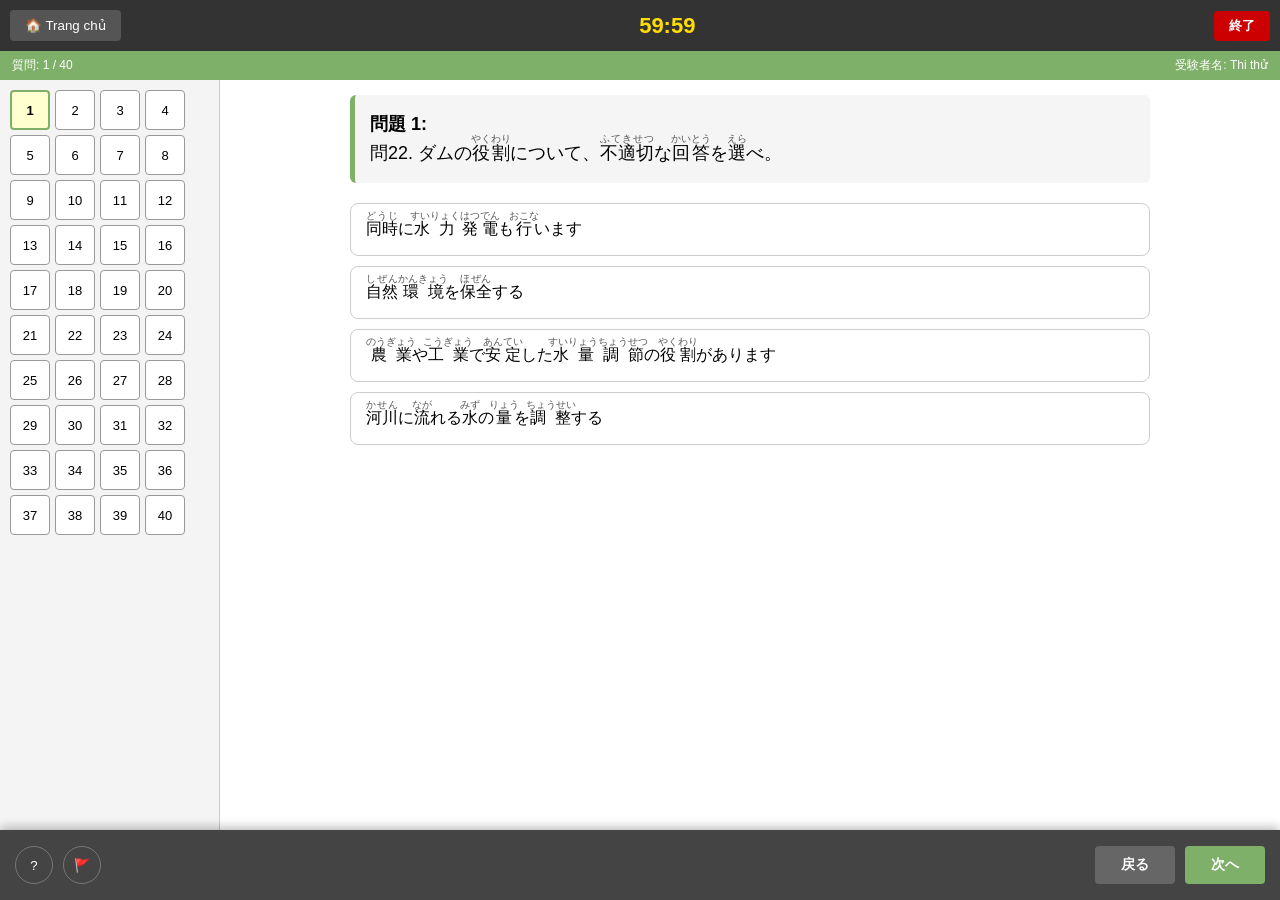
<file: prometric.html>
<!doctype html>
<html lang="vi">
<head>
    <meta charset="utf-8">
    <meta name="viewport" content="width=device-width, initial-scale=1, maximum-scale=1, user-scalable=no, viewport-fit=cover">
    <title>Prometric Mock Exam Final</title>
    <style>
        :root {
            --pro-green: #7fb069;
            --pro-dark: #333;
            --pro-border: #ccc;
            --footer-height: 70px;
        }

        * { box-sizing: border-box; -webkit-tap-highlight-color: transparent; }
        
        html, body { 
            margin: 0; padding: 0; width: 100%; height: 100%; 
            overflow: hidden; font-family: sans-serif; background: #fff;
        }

        .app-container {
            display: flex; flex-direction: column; height: 100vh; position: relative;
        }

        .pro-header { 
            background: var(--pro-dark); color: white; padding: 10px; 
            display: flex; justify-content: space-between; align-items: center; flex-shrink: 0;
        }
        .status-bar { background: var(--pro-green); color: white; padding: 6px 12px; font-size: 12px; display: flex; justify-content: space-between; flex-shrink: 0; }

        .pro-main { 
            flex: 1; display: flex; overflow: hidden; position: relative;
        }

        /* SIDEBAR: Có vùng đệm để cuộn qua câu 40 */
        .pro-sidebar { 
            width: 55px; background: #f4f4f4; border-right: 1px solid var(--pro-border);
            overflow-y: auto !important;
            -webkit-overflow-scrolling: touch;
            display: flex; flex-direction: column; align-items: center;
            padding: 10px 0; gap: 8px;
        }
        /* Khoảng đệm cuối sidebar */
        .sidebar-space { min-height: 150px; width: 100%; }

        /* NỘI DUNG: Có vùng đệm để cuộn qua đáp án cuối */
        .pro-content { 
            flex: 1; overflow-y: auto; -webkit-overflow-scrolling: touch;
            padding: 15px; padding-bottom: 150px !important;
        }

        @media (min-width: 769px) {
            .pro-sidebar { width: 220px; flex-direction: row; flex-wrap: wrap; align-content: flex-start; padding: 10px; gap: 5px; }
            .q-num { width: 45px; height: 45px; }
            .sidebar-space { display: none; }
        }

        .q-num { 
            width: 40px; height: 40px; border: 1px solid #999; background: #fff; 
            display: flex; align-items: center; justify-content: center; 
            cursor: pointer; border-radius: 4px; font-size: 13px; flex-shrink: 0;
        }
        .q-num.active { border: 2px solid var(--pro-green); background: #ffffd0; font-weight: bold; }
        .q-num.done { background: var(--pro-green); color: white; border-color: var(--pro-green); }
        .q-num.flagged { background: #facc15 !important; border-color: #eab308 !important; color: black; }

        .q-text { background: #f5f5f5; padding: 15px; border-radius: 6px; border-left: 5px solid var(--pro-green); font-size: 18px; line-height: 1.6; margin-bottom: 20px; }
        .pro-opt { border: 1px solid var(--pro-border); padding: 15px; margin: 10px 0; cursor: pointer; border-radius: 8px; background: #fff; }
        .pro-opt.selected { background: #e9f5e6; border-color: var(--pro-green); font-weight: bold; }

        /* FOOTER CỐ ĐỊNH CHUẨN */
        .pro-footer { 
            position: fixed; bottom: 0; left: 0; right: 0;
            height: var(--footer-height); background: #444; color: white; padding: 0 15px;
            display: flex; justify-content: space-between; align-items: center;
            padding-bottom: env(safe-area-inset-bottom); z-index: 9999;
            box-shadow: 0 -2px 10px rgba(0,0,0,0.3);
        }
        .footer-left, .footer-right { display: flex; gap: 10px; align-items: center; }
        .btn-icon { background: none; border: 1px solid #777; color: white; border-radius: 50%; width: 38px; height: 38px; cursor: pointer; }
        .btn-jp { background: var(--pro-green); color: white; border: none; padding: 10px 18px; border-radius: 4px; font-weight: bold; font-size: 14px; min-width: 80px; }

        #result-screen { display: none; position: fixed; inset: 0; background: #fff; z-index: 10000; overflow-y: auto; }
        .result-header { position: sticky; top: 0; background: var(--pro-dark); padding: 10px; display: flex; justify-content: space-between; z-index: 10001; }
        ruby rt { font-size: 10px; color: #555; }
    </style>
</head>
<body>

<div class="app-container" id="exam-ui">
    <header class="pro-header">
        <div style="font-size:12px;"> <button onclick="location.href='index.html'" style="background:#555; color:white; border:none; padding:8px 15px; border-radius:4px;">🏠 Trang chủ</button></div>
        <div id="pro-timer" style="font-size:22px; font-weight:bold; color:#ffdd00;">60:00</div>
        <button onclick="submitExam()" style="background:#cc0000; color:white; border:none; padding:6px 15px; border-radius:4px; font-weight:bold;">終了</button>
    </header>

    <div class="status-bar">
        <div id="q-title">質問: 1 / 40</div>
        <div id="user-name">受験者名: Thi thử</div>
    </div>

    <div class="pro-main">
        <aside class="pro-sidebar">
            <div id="q-grid" style="display:contents;"></div>
            <div class="sidebar-space"></div> </aside>
        <main class="pro-content" id="scroll-area">
            <div id="pro-quiz" style="max-width:800px; margin:0 auto;"></div>
        </main>
    </div>

    <footer class="pro-footer">
        <div class="footer-left">
            <button class="btn-icon" onclick="alert('HD: 🚩 Đánh dấu, 戻る Quay lại, 次へ Tiếp theo')">?</button>
            <button class="btn-icon" onclick="toggleFlag()">🚩</button>
        </div>
        <div class="footer-right">
            <button class="btn-jp" style="background:#666" id="btn-prev" onclick="prevQ()">戻る</button>
            <button class="btn-jp" id="btn-next" onclick="nextQ()">次へ</button>
        </div>
    </footer>
</div>

<div id="result-screen">
    <div class="result-header">
        <button onclick="location.href='index.html'" style="background:#555; color:white; border:none; padding:8px 15px; border-radius:4px;">🏠 Trang chủ</button>
        <button onclick="location.reload()" style="background:var(--pro-green); color:white; border:none; padding:8px 15px; border-radius:4px;">🔄 Làm lại</button>
    </div>
    <div style="padding: 20px;">
        <div id="score-percent" style="text-align:center; font-size:50px; color:red; font-weight:bold; margin:20px 0;">0%</div>
        <div id="score-detail" style="text-align:center; font-size:18px; margin-bottom:30px;"></div>
        <div id="wrong-questions"></div>
    </div>
</div>

<script src="questions.js"></script>
<script src="questions2.js"></script>
<script src="questions3.js"></script>
<script src="questions4.js"></script>
<script src="questions5.js"></script>
<script src="questions6.js"></script>
<script src="questions7.js"></script>
<script src="questions8.js"></script>

<script>
    let currentQuestions = [];
    let currentIdx = 0;
    let answers = [];
    let flags = [];
    let timeLeft = 3600;

    function loadData() {
        const qSets = window.QUESTION_SETS || {};
        const ids = ['1','2','3','4','5','6','7','8'];
        ids.forEach(id => { if(qSets[id]) currentQuestions = currentQuestions.concat(qSets[id]); });
        currentQuestions = currentQuestions.sort(() => Math.random() - 0.5).slice(0, 40);
        return currentQuestions.length > 0;
    }

    function convertFurigana(text) {
        if (!text) return "";
        return text.replace(/([一-龯々〆ヶ]+)\s*[（(]([^）)]+)[）)]/g, 
            (m, kanji, kana) => `<ruby>${kanji}<rt>${kana}</rt></ruby>`);
    }

    function renderExam() {
        const q = currentQuestions[currentIdx];
        document.getElementById('q-title').innerText = `質問: ${currentIdx + 1} / ${currentQuestions.length}`;
        
        document.getElementById('pro-quiz').innerHTML = `
            <div class="q-text"><b>問題 ${currentIdx + 1}:</b><br>${convertFurigana(q.q)}</div>
            ${q.img ? `<img src="${q.img}" style="width:100%; border-radius:5px; margin-bottom:15px; max-height:250px; object-fit:contain;">` : ''}
            <div>
                ${q.options.map((opt, i) => `
                    <div class="pro-opt ${answers[currentIdx] === i ? 'selected' : ''}" onclick="selectOpt(${i})">
                        ${convertFurigana(opt)}
                    </div>
                `).join('')}
            </div>
        `;

        document.getElementById('q-grid').innerHTML = currentQuestions.map((_, i) => `
            <div class="q-num ${currentIdx === i ? 'active' : ''} ${answers[i] !== null ? 'done' : ''} ${flags[i] ? 'flagged' : ''}" 
                 onclick="goTo(${i})">${i + 1}</div>
        `).join('');

        document.getElementById('btn-prev').disabled = currentIdx === 0;
        document.getElementById('btn-next').innerText = currentIdx === currentQuestions.length - 1 ? "終了" : "次へ";
        document.getElementById('scroll-area').scrollTop = 0;
    }

    window.selectOpt = (i) => { answers[currentIdx] = i; renderExam(); };
    window.goTo = (i) => { currentIdx = i; renderExam(); };
    window.nextQ = () => {
        if (currentIdx < currentQuestions.length - 1) { currentIdx++; renderExam(); }
        else { submitExam(); }
    };
    window.prevQ = () => { if (currentIdx > 0) { currentIdx--; renderExam(); } };
    window.toggleFlag = () => { flags[currentIdx] = !flags[currentIdx]; renderExam(); };

    function startTimer() {
        const timer = setInterval(() => {
            timeLeft--;
            let m = Math.floor(timeLeft / 60);
            let s = timeLeft % 60;
            document.getElementById('pro-timer').innerText = `${String(m).padStart(2,'0')}:${String(s).padStart(2,'0')}`;
            if(timeLeft <= 0) { clearInterval(timer); submitExam(); }
        }, 1000);
    }

    window.submitExam = () => {
        if(!confirm("終了しますか？")) return;
        document.getElementById('exam-ui').style.display = "none";
        document.getElementById('result-screen').style.display = "block";
        let correct = 0;
        let html = "";
        currentQuestions.forEach((q, i) => {
            if(answers[i] === q.answer) correct++;
            else {
                html += `<div style="padding:15px 0; border-bottom:1px solid #eee;">
                    <p><b>Câu ${i+1}:</b> ${convertFurigana(q.q)}</p>
                    <p style="color:red">Sai: ${answers[i] !== null ? convertFurigana(q.options[answers[i]]) : 'Bạn chưa chọn'}</p>
                    <p style="color:green">Câu Đúng: ${convertFurigana(q.options[q.answer])}</p>
                </div>`;
            }
        });
        document.getElementById('score-percent').innerText = Math.round(correct/currentQuestions.length*100) + "%";
        document.getElementById('score-detail').innerText = `正解: ${correct} / ${currentQuestions.length}`;
        document.getElementById('wrong-questions').innerHTML = html;
        window.scrollTo(0,0);
    };

    if (loadData()) {
        answers = new Array(currentQuestions.length).fill(null);
        flags = new Array(currentQuestions.length).fill(false);
        startTimer();
        renderExam();
    }
</script>
</body>
</html>
</file>
